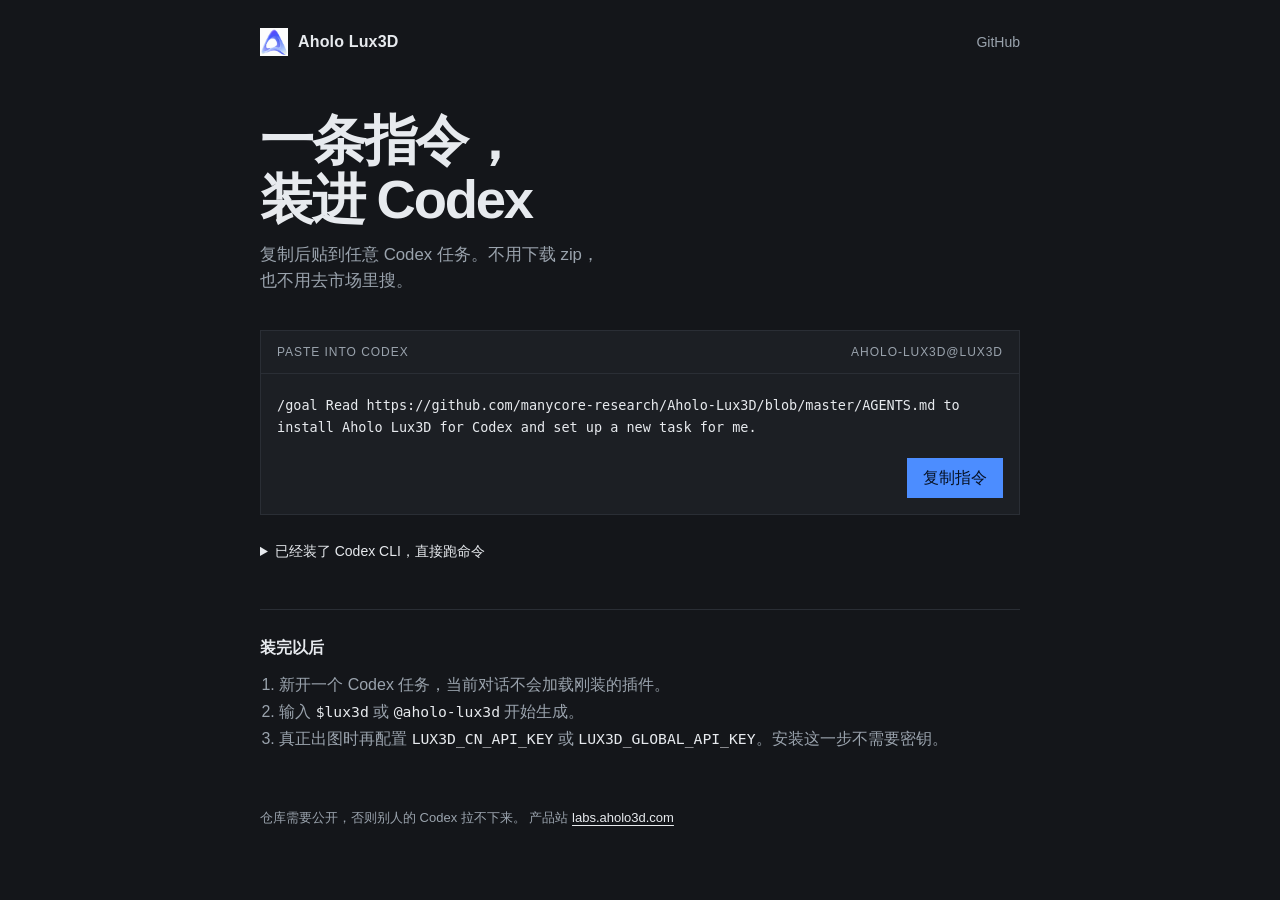
<file: index.html>
<!doctype html>
<html lang="zh-CN">
<head>
  <meta charset="UTF-8">
  <meta name="viewport" content="width=device-width, initial-scale=1">
  <meta name="theme-color" content="#121418">
  <meta name="description" content="把 Aholo Lux3D 装进 Codex：复制一条指令即可，不用下载 zip。">
  <title>Aholo Lux3D · Codex 安装</title>
  <link rel="icon" href="site/assets/favicon.png">
  <link rel="stylesheet" href="https://fonts.bunny.net/css?family=bricolage-grotesque:600,700|ibm-plex-sans:400,500|ibm-plex-mono:400,500&display=swap">
  <style>
    :root {
      --bg: #14161a;
      --ink: #e7eaee;
      --muted: #9aa3ad;
      --line: #2a2e35;
      --panel: #1c1f24;
      --accent: #4c8dff;
      --accent-ink: #071225;
    }
    * { box-sizing: border-box; }
    html, body { margin: 0; }
    body {
      min-height: 100dvh;
      color: var(--ink);
      background: var(--bg);
      font-family: "IBM Plex Sans", "PingFang SC", "Noto Sans SC", sans-serif;
      -webkit-font-smoothing: antialiased;
    }
    a { color: inherit; }
    button { font: inherit; color: inherit; background: none; border: 0; cursor: pointer; }
    :focus-visible { outline: 2px solid var(--accent); outline-offset: 3px; }

    .page {
      width: min(calc(100% - 32px), 760px);
      margin: 0 auto;
      padding: 28px 0 64px;
    }
    header {
      display: flex;
      align-items: center;
      justify-content: space-between;
      gap: 16px;
      margin-bottom: 56px;
    }
    .brand {
      display: flex;
      align-items: center;
      gap: 10px;
      color: var(--ink);
      font-weight: 600;
      letter-spacing: 0.01em;
      text-decoration: none;
    }
    .brand img { height: 28px; width: auto; }
    .brand span { font-family: "Bricolage Grotesque", "IBM Plex Sans", sans-serif; }
    .gh {
      color: var(--muted);
      text-decoration: none;
      font-size: 14px;
    }
    .gh:hover { color: var(--ink); }

    h1 {
      margin: 0 0 12px;
      font-family: "Bricolage Grotesque", "IBM Plex Sans", sans-serif;
      font-size: clamp(2rem, 6vw, 3.4rem);
      font-weight: 700;
      letter-spacing: -0.04em;
      line-height: 1.08;
    }
    .lead {
      margin: 0 0 36px;
      max-width: 48ch;
      color: var(--muted);
      font-size: 1.05rem;
      line-height: 1.55;
      word-break: keep-all;
    }

    .ticket {
      border: 1px solid var(--line);
      background: var(--panel);
    }
    .ticket-top {
      display: flex;
      align-items: baseline;
      justify-content: space-between;
      gap: 12px;
      padding: 14px 16px;
      border-bottom: 1px solid var(--line);
      color: var(--muted);
      font-size: 12px;
      letter-spacing: 0.08em;
      text-transform: uppercase;
    }
    pre {
      margin: 0;
      padding: 20px 16px 8px;
      overflow: auto;
      color: var(--ink);
      font-family: "IBM Plex Mono", ui-monospace, monospace;
      font-size: 13.5px;
      line-height: 1.65;
      white-space: pre-wrap;
    }
    .ticket-actions {
      display: flex;
      justify-content: flex-end;
      padding: 12px 16px 16px;
    }
    .copy {
      min-height: 40px;
      padding: 0 16px;
      background: var(--accent);
      color: var(--accent-ink);
      font-weight: 500;
    }
    .copy:hover { filter: brightness(1.06); }
    .copy:active { transform: translateY(1px); }
    .copy.is-done { background: #d7e4ff; }

    .cli {
      margin-top: 28px;
      color: var(--muted);
      font-size: 14px;
    }
    .cli summary {
      cursor: pointer;
      color: var(--ink);
    }
    .cli pre {
      margin-top: 12px;
      padding: 16px;
      border: 1px solid var(--line);
      background: var(--panel);
    }
    .cli .ticket-actions { padding: 8px 0 0; justify-content: flex-start; }
    .copy-ghost {
      min-height: 36px;
      padding: 0 12px;
      border: 1px solid var(--line);
      color: var(--ink);
    }
    .copy-ghost:hover { border-color: var(--muted); }

    .after {
      margin-top: 48px;
      padding-top: 28px;
      border-top: 1px solid var(--line);
    }
    .after h2 {
      margin: 0 0 12px;
      font-size: 1rem;
      font-weight: 600;
    }
    .after ol {
      margin: 0;
      padding-left: 1.2em;
      color: var(--muted);
      line-height: 1.7;
    }
    .after code {
      font-family: "IBM Plex Mono", ui-monospace, monospace;
      font-size: 0.92em;
      color: var(--ink);
    }

    footer {
      margin-top: 56px;
      color: var(--muted);
      font-size: 13px;
    }
    footer a { color: var(--ink); text-underline-offset: 3px; }

    @media (prefers-reduced-motion: reduce) {
      .copy:active { transform: none; }
    }
  </style>
</head>
<body>
  <div class="page">
    <header>
      <a class="brand" href="https://labs.aholo3d.com">
        <img src="site/assets/logo-dark.png" alt="">
        <span>Aholo Lux3D</span>
      </a>
      <a class="gh" href="https://github.com/manycore-research/Aholo-Lux3D">GitHub</a>
    </header>

    <main>
      <h1>一条指令，<br>装进 Codex</h1>
      <p class="lead">复制后贴到任意 Codex 任务。不用下载 zip，也不用去市场里搜。</p>

      <section class="ticket" aria-label="Codex 安装指令">
        <div class="ticket-top">
          <span>Paste into Codex</span>
          <span>aholo-lux3d@lux3d</span>
        </div>
        <pre id="prompt">/goal Read https://github.com/manycore-research/Aholo-Lux3D/blob/master/AGENTS.md to install Aholo Lux3D for Codex and set up a new task for me.</pre>
        <div class="ticket-actions">
          <button class="copy" type="button" data-copy="prompt">复制指令</button>
        </div>
      </section>

      <details class="cli">
        <summary>已经装了 Codex CLI，直接跑命令</summary>
        <pre id="cli">codex plugin marketplace add manycore-research/Aholo-Lux3D --ref master
codex plugin add aholo-lux3d@lux3d</pre>
        <div class="ticket-actions">
          <button class="copy-ghost" type="button" data-copy="cli">复制命令</button>
        </div>
      </details>

      <section class="after" id="agent-entrypoint">
        <h2>装完以后</h2>
        <ol>
          <li>新开一个 Codex 任务，当前对话不会加载刚装的插件。</li>
          <li>输入 <code>$lux3d</code> 或 <code>@aholo-lux3d</code> 开始生成。</li>
          <li>真正出图时再配置 <code>LUX3D_CN_API_KEY</code> 或 <code>LUX3D_GLOBAL_API_KEY</code>。安装这一步不需要密钥。</li>
        </ol>
      </section>
    </main>

    <footer>
      仓库需要公开，否则别人的 Codex 拉不下来。
      产品站 <a href="https://labs.aholo3d.com">labs.aholo3d.com</a>
    </footer>
  </div>

  <script>
    const labels = { done: "已复制", prompt: "复制指令", cli: "复制命令" };

    document.querySelectorAll("[data-copy]").forEach((button) => {
      button.addEventListener("click", async () => {
        const source = document.getElementById(button.dataset.copy);
        const text = source ? source.textContent.trim() : "";
        try {
          await navigator.clipboard.writeText(text);
        } catch (error) {
          const range = document.createRange();
          range.selectNodeContents(source);
          const selection = window.getSelection();
          selection.removeAllRanges();
          selection.addRange(range);
          document.execCommand("copy");
          selection.removeAllRanges();
        }
        const original = button.textContent;
        button.textContent = labels.done;
        button.classList.add("is-done");
        window.setTimeout(() => {
          button.textContent = original;
          button.classList.remove("is-done");
        }, 1600);
      });
    });
  </script>
</body>
</html>
</file>
